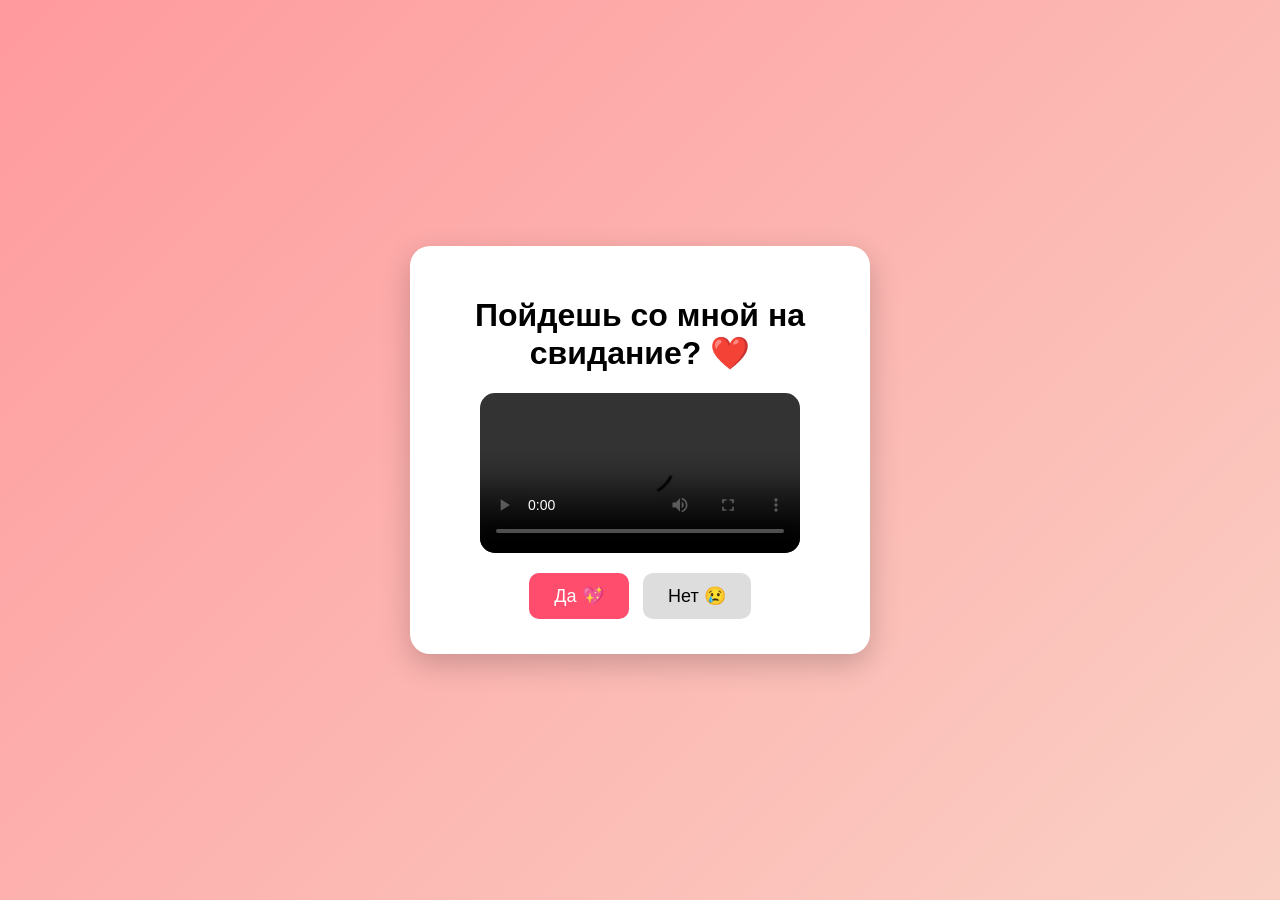
<file: index.html>
<!DOCTYPE html>
<html lang="ru">
<head>
<meta charset="UTF-8">
<title>Для тебя ❤️</title>
<link rel="stylesheet" href="style.css">
</head>
<body>

<div class="container">
    <h1>Пойдешь со мной на свидание? ❤️</h1>

    <video width="100%" height="auto" controls style="max-width: 320px; border-radius: 15px; margin: 15px auto; display: block;">
        <source src="video.mp4" type="video/mp4">
    </video>
    <button class="yes" onclick="location.href='menu.html'">Да 💖</button>
    <button class="no" id="noBtn">Нет 😢</button>
</div>
    
<script src="script.js"></script>
</body>
</html>
</file>
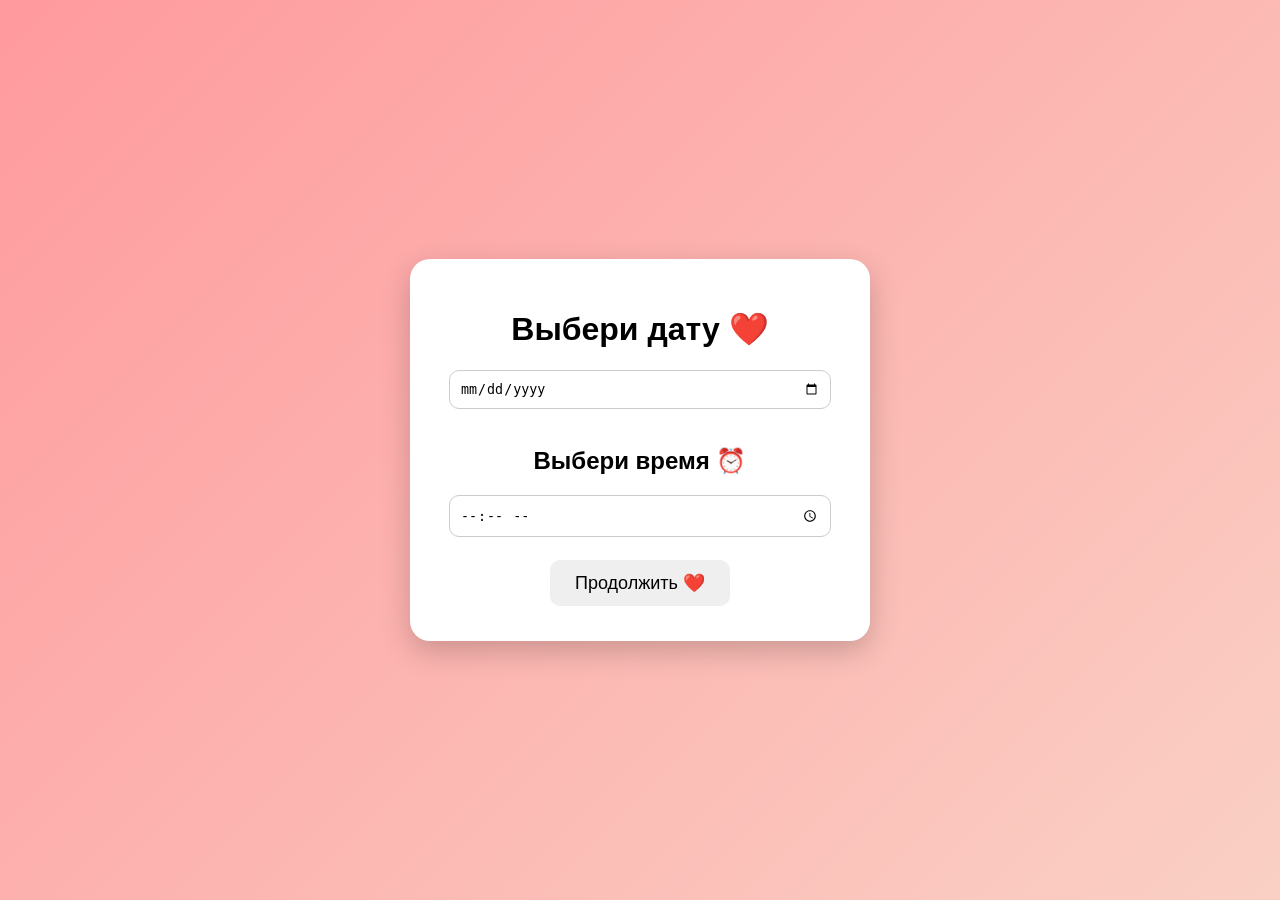
<file: date.html>
<!DOCTYPE html>
<html lang="ru">
<head>
<meta charset="UTF-8">
<title>Дата ❤️</title>
<link rel="stylesheet" href="style.css">
</head>
<body>

<div class="container">
<h1>Выбери дату ❤️</h1>

<input type="date"><br><br>

<h2>Выбери время ⏰</h2>

<input type="time"><br><br>

<button onclick="location.href='place.html'">
Продолжить ❤️
</button>

</div>

</body>
</html>
</file>
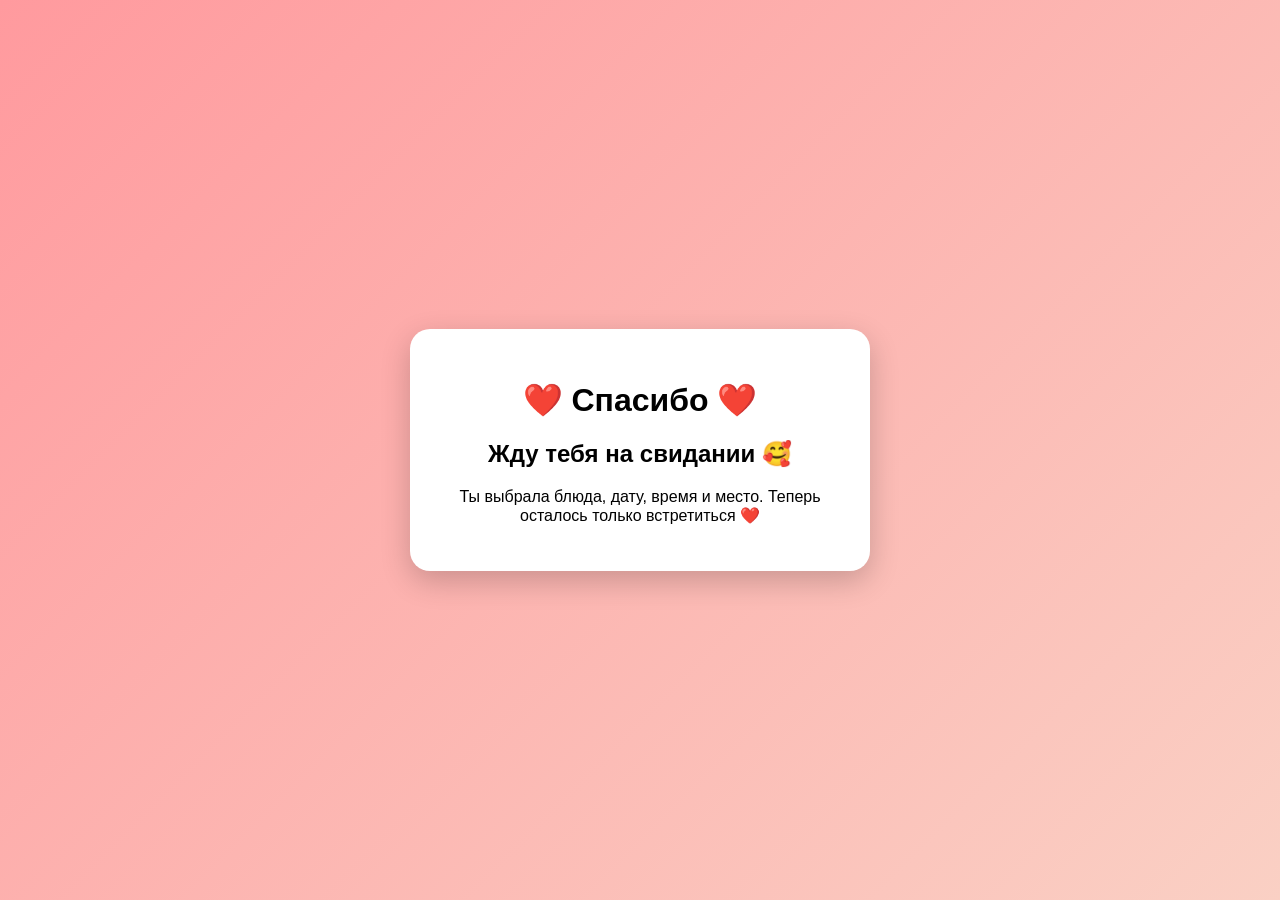
<file: finish.html>
<!DOCTYPE html>
<html lang="ru">
<head>
<meta charset="UTF-8">
<title>До встречи ❤️</title>
<link rel="stylesheet" href="style.css">
</head>
<body>

<div class="container">

<h1>❤️ Спасибо ❤️</h1>

<h2>Жду тебя на свидании 🥰</h2>

<p>
Ты выбрала блюда, дату, время и место.
Теперь осталось только встретиться ❤️
</p>

</div>

</body>
</html>
</file>
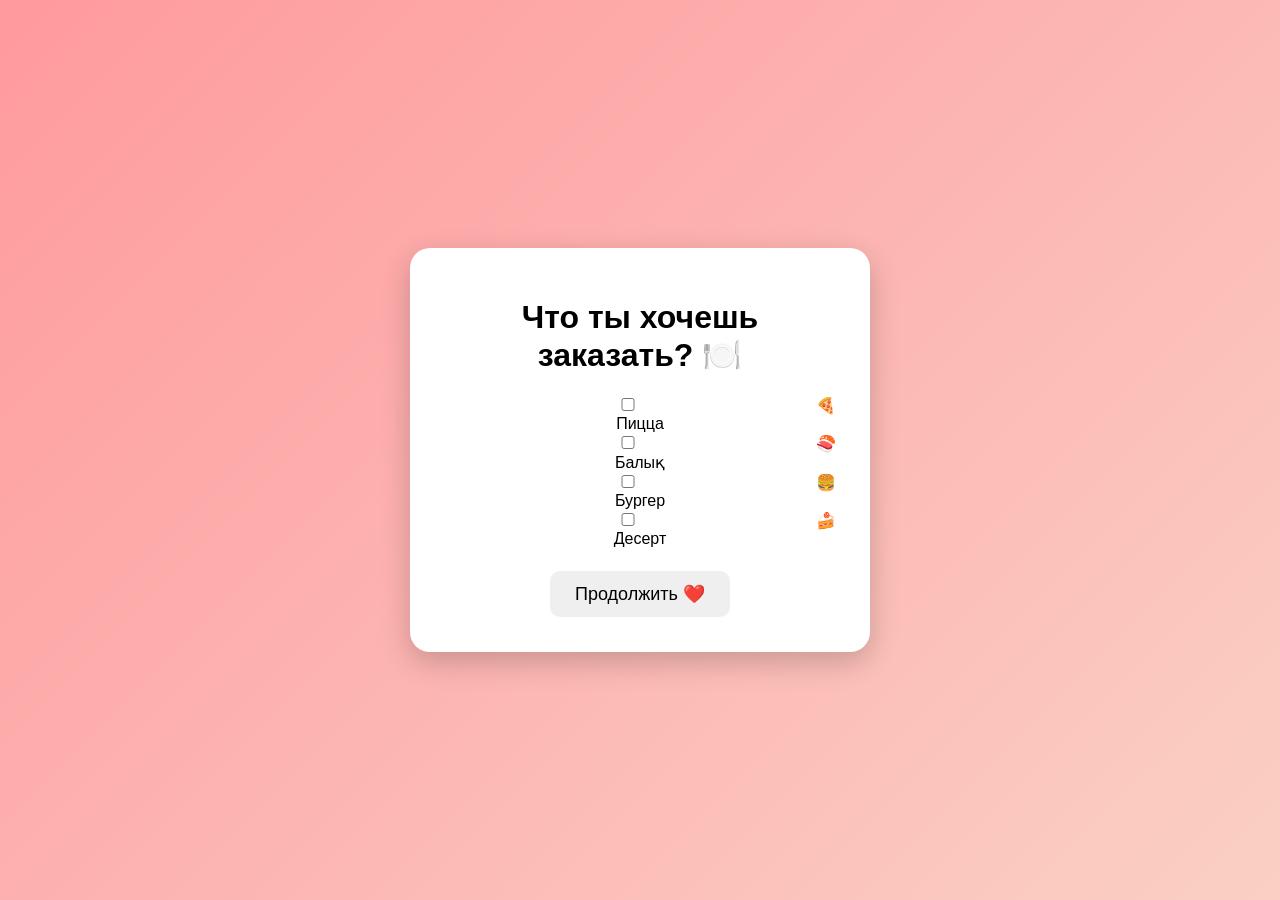
<file: menu.html>
<!DOCTYPE html>
<html lang="ru">
<head>
<meta charset="UTF-8">
<title>Выбор блюд 🍽️</title>
<link rel="stylesheet" href="style.css">
</head>
<body>

<div class="container">
<h1>Что ты хочешь заказать? 🍽️</h1>

<label><input type="checkbox"> 🍕 Пицца</label><br>
<label><input type="checkbox"> 🍣 Балық</label><br>
<label><input type="checkbox"> 🍔 Бургер</label><br>
<label><input type="checkbox"> 🍰 Десерт</label><br><br>

<button onclick="location.href='date.html'">
Продолжить ❤️
</button>
</div>

</body>
</html>
</file>
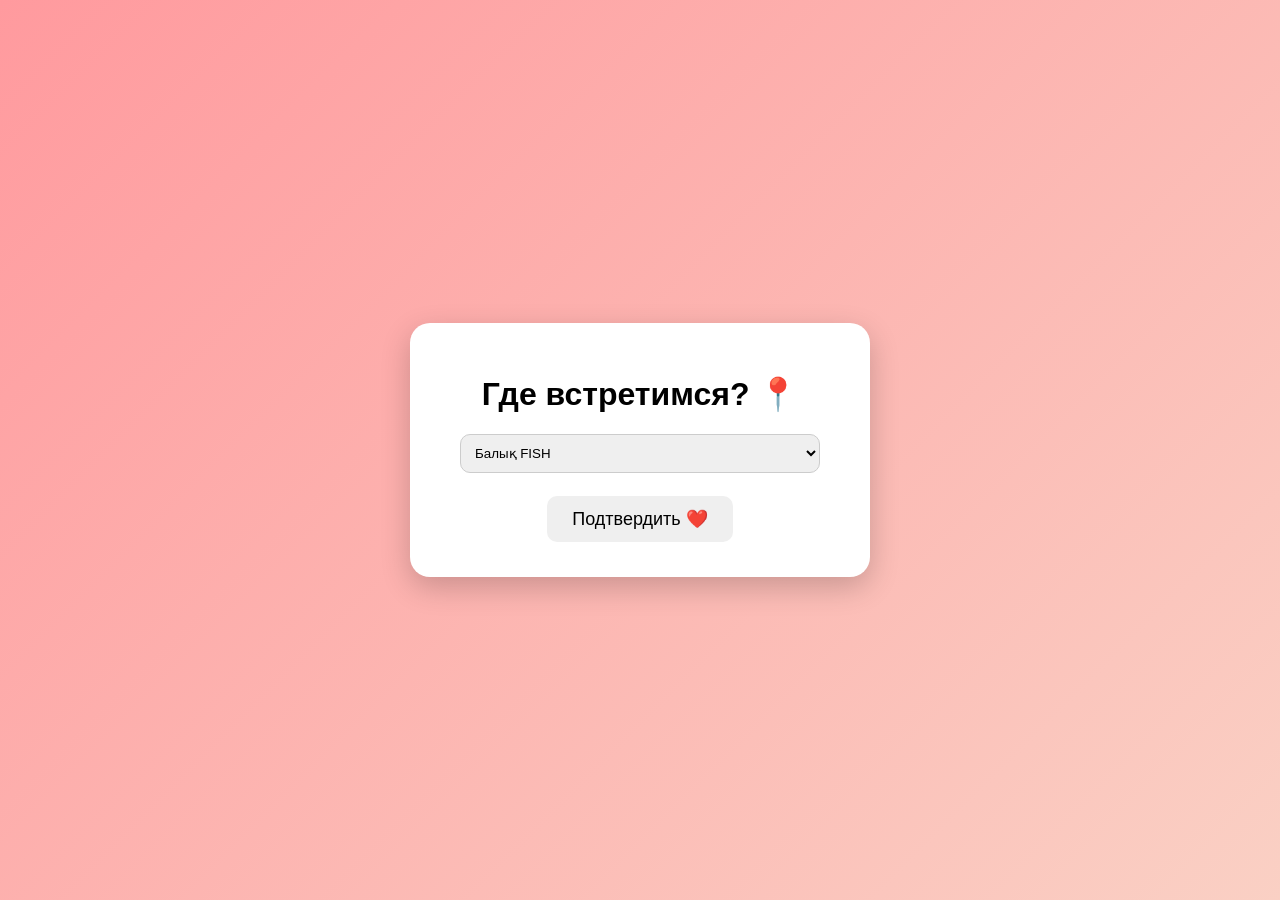
<file: place.html>
<!DOCTYPE html>
<html lang="ru">
<head>
<meta charset="UTF-8">
<title>Место встречи 📍</title>
<link rel="stylesheet" href="style.css">
</head>
<body>

<div class="container">

<h1>Где встретимся? 📍</h1>

<select>
<option>Балық FISH</option>
<option>OKAZAKI</option>
<option>DODO PIZZA</option>
<option>Тағы қандай бар еді</option>
<option>Білмеймін өзің көресінғо</option>
<option>Сенімен жүрсем болды</option>
</select>

<br><br>

<button onclick="location.href='finish.html'">
Подтвердить ❤️
</button>

</div>

</body>
</html>
</file>
<file: style.css>
body{
    margin:0;
    background:linear-gradient(135deg,#ff9a9e,#fad0c4);
    font-family:Arial,sans-serif;
    display:flex;
    justify-content:center;
    align-items:center;
    min-height:100vh;
}

.container{
    background:white;
    padding:30px;
    border-radius:20px;
    text-align:center;
    width:400px;
    box-shadow:0 10px 30px rgba(0,0,0,.2);
}

button{
    padding:12px 25px;
    border:none;
    border-radius:10px;
    cursor:pointer;
    font-size:18px;
    margin:5px;
}

.yes{
    background:#ff4d6d;
    color:white;
}

.no{
    background:#ddd;
}

input, select{
    width:90%;
    padding:10px;
    border-radius:10px;
    border:1px solid #ccc;
}
</file>
